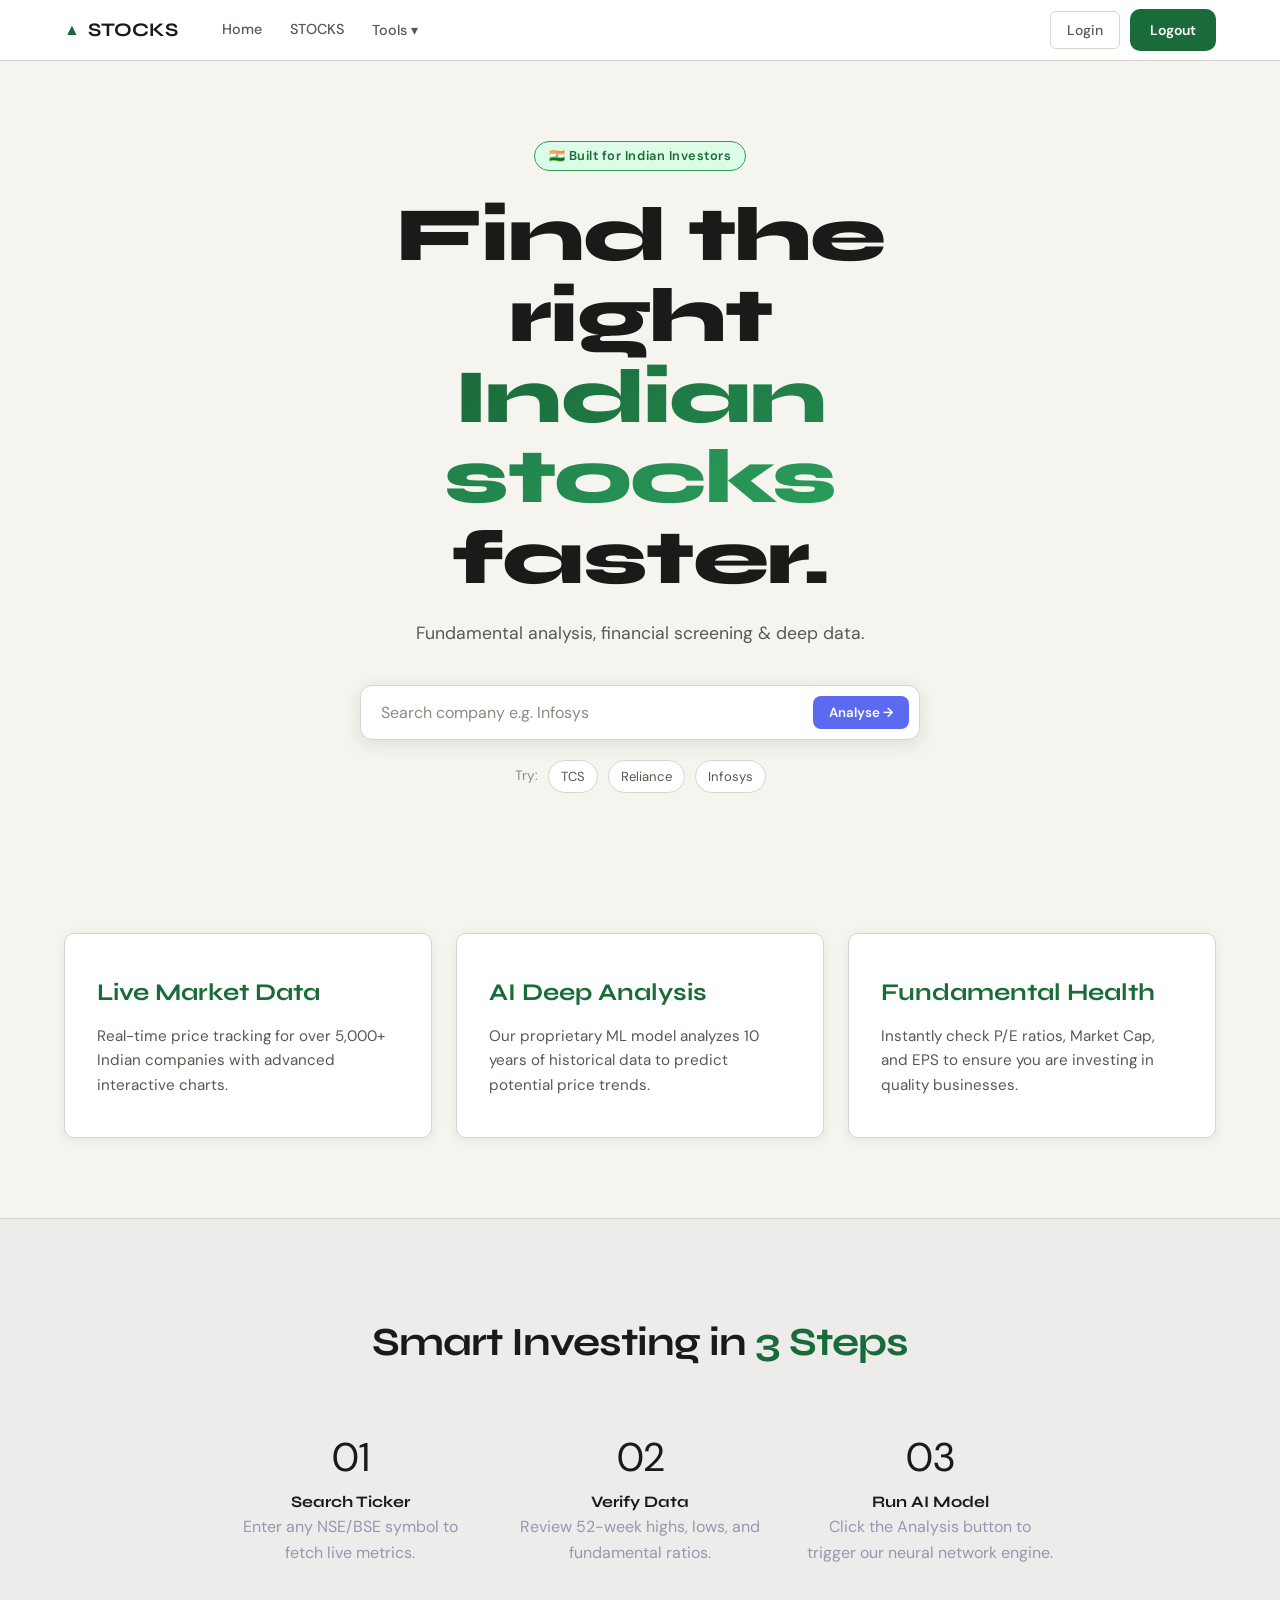
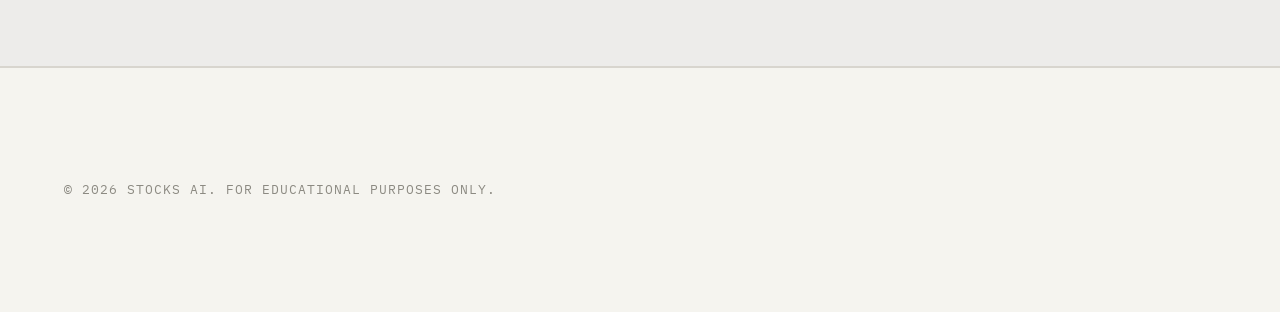
<file: stk/front_end/index.html>
<!DOCTYPE html>
<html lang="en">
<head>
  <meta charset="UTF-8" />
  <meta name="viewport" content="width=device-width, initial-scale=1.0"/>
  <title>STOCKS – Stock Analysis & Screening Tool</title>
  <link rel="stylesheet" href="style.css" />

  <link href="https://fonts.googleapis.com/css2?family=IBM+Plex+Mono:wght@400;500&family=Syne:wght@400;600;700;800&family=DM+Sans:wght@300;400;500;600&display=swap" rel="stylesheet">
</head>
<body>
<script>
function handleSearch() {
    const symbol = document.getElementById('searchInput').value.toUpperCase().trim();

    if (!symbol) {
        alert("Please enter a stock symbol (e.g., RELIANCE)");
        return;
    }

    const isLoggedIn = sessionStorage.getItem("isLoggedIn");

    if (isLoggedIn === "true") {
        window.location.href = `analysis.html?symbol=${symbol}`;
    } else {
        window.location.href = `login.html?redirect=${encodeURIComponent("analysis.html?symbol=" + symbol)}`;
    }
}

document.addEventListener("DOMContentLoaded", () => {
    const input = document.getElementById("searchInput");

    input.addEventListener("keypress", function(e) {
        if (e.key === "Enter") {
            handleSearch();
        }
    });
});
function quickSearch(symbol) {
    const isLoggedIn = sessionStorage.getItem("isLoggedIn");

    if (isLoggedIn === "true") {
        window.location.href = `analysis.html?symbol=${symbol}`;
    } else {
        window.location.href = `login.html?redirect=${encodeURIComponent("analysis.html?symbol=" + symbol)}`;
    }
}

</script>

<header class="navbar">
  <div class="nav-container">
    <a href="index.html" class="logo">
      <span class="logo-icon">▲</span>
      <span class="logo-text">STOCKS</span>
    </a>

    <nav class="nav-links">
      <a href="index.html" class="active">Home</a>
      <a href="#">STOCKS</a>

      <div class="dropdown">
        <button class="dropdown-btn">Tools ▾</button>
        <div class="dropdown-menu">
          <a href="#">Create a stock screen</a>
          <hr/>
          <a href="#">Screener AI</a>
        </div>
      </div>
    </nav>

    <div class="nav-actions">
      <a href="login.html" class="btn-login">Login</a>
      <a href="#" onclick="logout()" class="btn-signup">Logout</a>
    </div>
  </div>
</header>

<section class="hero">

  <div class="hero-content">
    <div class="hero-badge">🇮🇳 Built for Indian Investors</div>

    <h1 class="hero-title">
      Find the right<br/>
      <span class="highlight">Indian stocks</span><br/>
      faster.
    </h1>

    <p class="hero-sub">
      Fundamental analysis, financial screening & deep data.
    </p>

    <!-- 🔍 SEARCH -->
    <div class="search-wrap">
      <div class="search-box">
        <input type="text" id="searchInput" placeholder="Search company e.g. Infosys">
        <button class="btn-analyse" onclick="handleSearch()">Analyse →</button>
      </div>
    </div>

    <!-- QUICK LINKS -->
    <div class="hero-suggestions">
      <span>Try:</span>
      <a href="#" onclick="quickSearch('TCS')">TCS</a>
      <a href="#" onclick="quickSearch('RELIANCE')">Reliance</a>
      <a href="#" onclick="quickSearch('INFY')">Infosys</a>
    </div>

  </div>

</section>
<!-- LOGOUT SCRIPT -->
<script>
function logout() {
    sessionStorage.removeItem("isLoggedIn");
    alert("Logged out!");
    window.location.reload();
}
  </script>

  <section class="features-grid">
      <div class="f-card">
          <h3>Live Market Data</h3>
          <p>Real-time price tracking for over 5,000+ Indian companies with advanced interactive charts.</p>
      </div>
      <div class="f-card">
          <h3>AI Deep Analysis</h3>
          <p>Our proprietary ML model analyzes 10 years of historical data to predict potential price trends.</p>
      </div>
      <div class="f-card">
          <h3>Fundamental Health</h3>
          <p>Instantly check P/E ratios, Market Cap, and EPS to ensure you are investing in quality businesses.</p>
      </div>
  </section>

  <section class="how-it-works">
      <h2 class="section-title">Smart Investing in <span class="highlight-green">3 Steps</span></h2>
      <div style="display: flex; justify-content: center; gap: 40px; flex-wrap: wrap;">
          <div style="max-width: 250px;">
              <div style="font-size: 40px;">01</div>
              <h4>Search Ticker</h4>
              <p style="color: #9896b0;">Enter any NSE/BSE symbol to fetch live metrics.</p>
          </div>
          <div style="max-width: 250px;">
              <div style="font-size: 40px;">02</div>
              <h4>Verify Data</h4>
              <p style="color: #9896b0;">Review 52-week highs, lows, and fundamental ratios.</p>
          </div>
          <div style="max-width: 250px;">
              <div style="font-size: 40px;">03</div>
              <h4>Run AI Model</h4>
              <p style="color: #9896b0;">Click the Analysis button to trigger our neural network engine.</p>
          </div>
      </div>
  </section>

  <footer class="footer">
    <div class="footer-container">
      <p>© 2026 STOCKS AI. For educational purposes only.</p>
    </div>
  </footer>

  <script>
  // Check if user is logged in to change buttons
  document.addEventListener("DOMContentLoaded", () => {
      const isLoggedIn = sessionStorage.getItem("isLoggedIn");
      const authSection = document.getElementById("authSection");
      if (isLoggedIn === "true") {
          authSection.innerHTML = `<a href="#" onclick="logout()" class="btn-signup">Logout</a>`;
      }
  });

  function handleSearch() {
      const symbol = document.getElementById('searchInput').value.toUpperCase().trim();
      if (!symbol) return alert("Enter a symbol!");
      
      const isLoggedIn = sessionStorage.getItem("isLoggedIn");
      const target = `analysis.html?symbol=${symbol}`;
      
      if (isLoggedIn === "true") {
          window.location.href = target;
      } else {
          window.location.href = `login.html?redirect=${encodeURIComponent(target)}`;
      }
  }   

  function quickSearch(s) {
      document.getElementById('searchInput').value = s;
      handleSearch();
  }

  function logout() {
      sessionStorage.removeItem("isLoggedIn");
      window.location.reload();
  }
  </script>

  </body>
  </html>
</file>
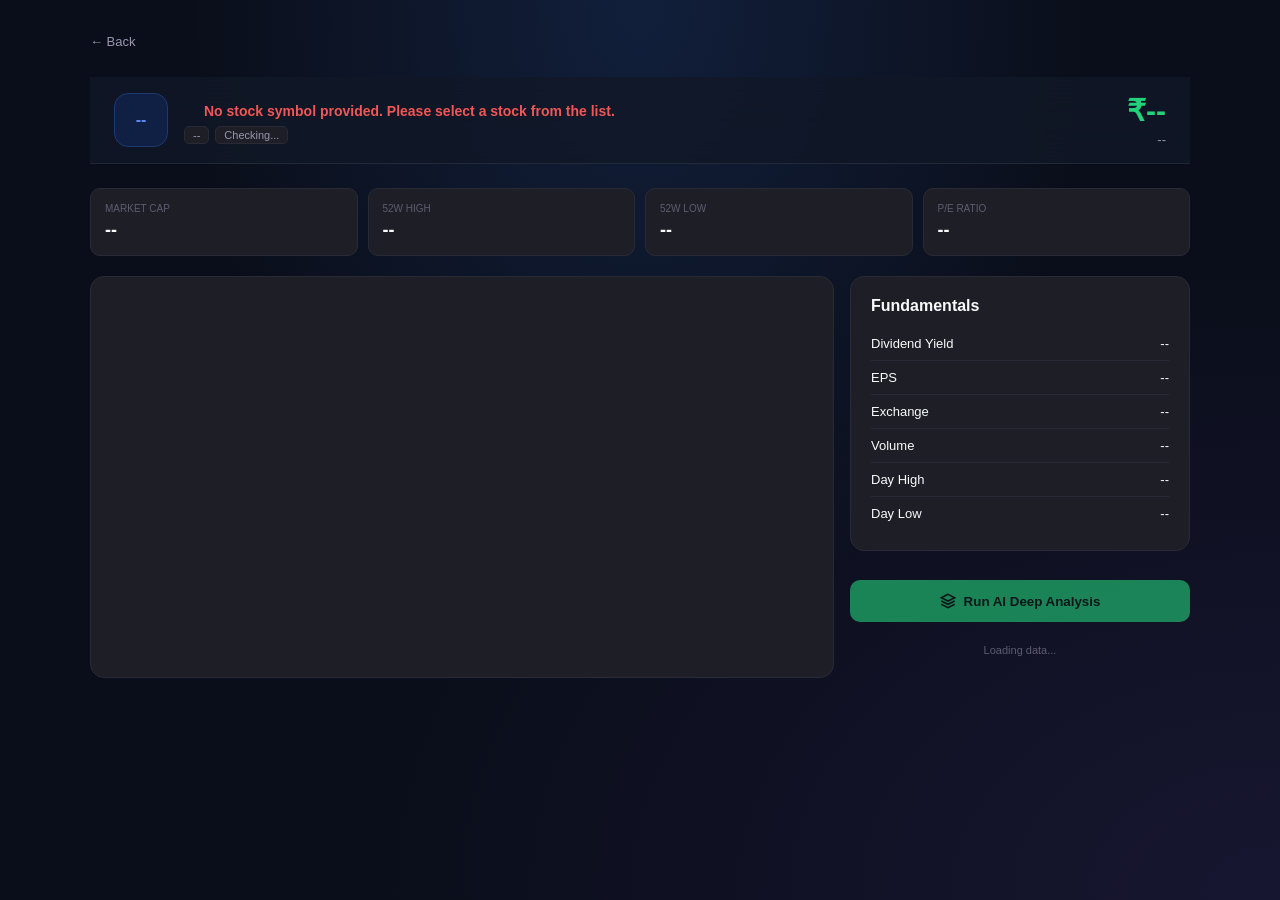
<file: stk/front_end/analysis.html>
<!DOCTYPE html>
<html lang="en">

<head>
  <meta charset="UTF-8" />
  <meta name="viewport" content="width=device-width, initial-scale=1.0" />
  <title>Stock Analysis</title>

  <script src="https://s3.tradingview.com/tv.js"></script>

  <style>
    * {
      margin: 0;
      padding: 0;
      box-sizing: border-box;
    }

    :root {
      --bg-primary: #0a0e1a;
      --bg-secondary: #111827;
      --bg-tertiary: #1a1f2e;
      --bg-glass: rgba(17, 24, 39, 0.8);
      --border-color: rgba(255, 255, 255, 0.08);
      --text-primary: #f9fafb;
      --text-secondary: #9ca3af;
      --accent-green: #10b981;
      --accent-red: #ef4444;
      --accent-blue: #3b82f6;
      --accent-purple: #8b5cf6;
      --accent-cyan: #06b6d4;
      --glow-green: rgba(16, 185, 129, 0.3);
      --glow-red: rgba(239, 68, 68, 0.3);
    }

    body {
      font-family: 'Inter', -apple-system, BlinkMacSystemFont, sans-serif;
      background:
        radial-gradient(ellipse at top, rgba(59, 130, 246, 0.15) 0%, transparent 50%),
        radial-gradient(ellipse at bottom right, rgba(139, 92, 246, 0.1) 0%, transparent 50%),
        var(--bg-primary);
      color: var(--text-primary);
      min-height: 100vh;
      overflow-x: hidden;
    }

    /* Animated background mesh */
    .bg-mesh {
      position: fixed;
      top: 0;
      left: 0;
      width: 100%;
      height: 100%;
      pointer-events: none;
      z-index: 0;
      opacity: 0.4;
      background-image:
        linear-gradient(rgba(59, 130, 246, 0.03) 1px, transparent 1px),
        linear-gradient(90deg, rgba(59, 130, 246, 0.03) 1px, transparent 1px);
      background-size: 50px 50px;
    }

    /* Header */
    .header {
      position: relative;
      z-index: 10;
      padding: 16px 24px;
      background: var(--bg-glass);
      backdrop-filter: blur(20px);
      border-bottom: 1px solid var(--border-color);
      display: flex;
      align-items: center;
      justify-content: space-between;
    }

    .back-btn {
      display: flex;
      align-items: center;
      gap: 8px;
      color: var(--text-secondary);
      background: none;
      border: none;
      cursor: pointer;
      font-size: 14px;
      transition: color 0.2s;
    }

    .back-btn:hover {
      color: var(--text-primary);
    }

    .ticker-info {
      display: flex;
      align-items: center;
      gap: 16px;
    }

    .ticker-logo {
      width: 48px;
      height: 48px;
      background: linear-gradient(135deg, var(--accent-blue), var(--accent-purple));
      border-radius: 12px;
      display: flex;
      align-items: center;
      justify-content: center;
      font-weight: 700;
      font-size: 18px;
      box-shadow: 0 4px 20px rgba(59, 130, 246, 0.3);
    }

    .ticker-details h1 {
      font-size: 20px;
      font-weight: 600;
      margin-bottom: 4px;
    }

    .ticker-meta {
      display: flex;
      align-items: center;
      gap: 12px;
      font-size: 13px;
      color: var(--text-secondary);
    }

    .status-badge {
      padding: 4px 10px;
      background: rgba(16, 185, 129, 0.15);
      color: var(--accent-green);
      border-radius: 20px;
      font-size: 11px;
      font-weight: 500;
      border: 1px solid rgba(16, 185, 129, 0.3);
      animation: pulse 2s infinite;
    }

    @keyframes pulse {

      0%,
      100% {
        opacity: 1;
      }

      50% {
        opacity: 0.7;
      }
    }

    .price-display {
      text-align: right;
    }

    .current-price {
      font-size: 32px;
      font-weight: 700;
      font-variant-numeric: tabular-nums;
      letter-spacing: -0.02em;
    }

    .price-change {
      display: flex;
      align-items: center;
      justify-content: flex-end;
      gap: 8px;
      margin-top: 4px;
      font-size: 14px;
    }

    .positive {
      color: var(--accent-green);
    }

    .negative {
      color: var(--accent-red);
    }

    /* Main Layout */
    .container {
      position: relative;
      z-index: 5;
      display: grid;
      grid-template-columns: 1fr 320px;
      gap: 16px;
      padding: 16px;
      max-width: 1920px;
      margin: 0 auto;
    }

    /* Glass Cards */
    .glass-card {
      background: var(--bg-glass);
      backdrop-filter: blur(20px);
      border: 1px solid var(--border-color);
      border-radius: 16px;
      padding: 20px;
      box-shadow:
        0 4px 6px -1px rgba(0, 0, 0, 0.3),
        0 2px 4px -1px rgba(0, 0, 0, 0.2),
        inset 0 1px 0 rgba(255, 255, 255, 0.05);
      transition: transform 0.2s, box-shadow 0.2s;
    }

    .glass-card:hover {
      box-shadow:
        0 10px 15px -3px rgba(0, 0, 0, 0.4),
        0 4px 6px -2px rgba(0, 0, 0, 0.3),
        inset 0 1px 0 rgba(255, 255, 255, 0.08);
    }

    /* Stats Grid */
    .stats-grid {
      display: grid;
      grid-template-columns: repeat(4, 1fr);
      gap: 12px;
      margin-bottom: 16px;
    }

    .stat-card {
      background: rgba(255, 255, 255, 0.02);
      border: 1px solid var(--border-color);
      border-radius: 12px;
      padding: 16px;
      transition: all 0.2s;
    }

    .stat-card:hover {
      background: rgba(255, 255, 255, 0.04);
      border-color: rgba(255, 255, 255, 0.15);
    }

    .stat-label {
      font-size: 11px;
      color: var(--text-secondary);
      text-transform: uppercase;
      letter-spacing: 0.05em;
      margin-bottom: 8px;
    }

    .stat-value {
      font-size: 18px;
      font-weight: 600;
      font-variant-numeric: tabular-nums;
    }

    .stat-sub {
      font-size: 11px;
      color: var(--text-secondary);
      margin-top: 4px;
    }

    /* Chart Container */
    .chart-section {
      position: relative;
    }

    .chart-header {
      display: flex;
      align-items: center;
      justify-content: space-between;
      margin-bottom: 16px;
      flex-wrap: wrap;
      gap: 12px;
    }

    .timeframe-selector {
      display: flex;
      gap: 4px;
      background: rgba(0, 0, 0, 0.3);
      padding: 4px;
      border-radius: 10px;
    }

    .tf-btn {
      padding: 6px 14px;
      background: transparent;
      border: none;
      color: var(--text-secondary);
      font-size: 12px;
      font-weight: 500;
      border-radius: 8px;
      cursor: pointer;
      transition: all 0.2s;
    }

    .tf-btn:hover {
      color: var(--text-primary);
      background: rgba(255, 255, 255, 0.05);
    }

    .tf-btn.active {
      background: var(--accent-blue);
      color: white;
      box-shadow: 0 2px 8px rgba(59, 130, 246, 0.4);
    }


    *,
    *::before,
    *::after {
      box-sizing: border-box;
      margin: 0;
      padding: 0;
    }

    :root {
      --bg: #0f0f13;
      --bg2: #17171d;
      --surface: #1e1e26;
      --border: #2a2a36;
      --text: #f0eeff;
      --text2: #9896b0;
      --text3: #5e5c72;
      --green: #22d17a;
      --red: #f25757;
      --blue: #5b8af5;
      --radius: 10px;
      --radius-lg: 14px;
    }

    html {
      background: var(--bg);
      color: var(--text);
      font-family: 'Segoe UI', system-ui, sans-serif;
    }

    body {
      min-height: 100vh;
      padding: 32px 20px 60px;
    }

    .page {
      max-width: 1100px;
      margin: auto;
    }

    .back {
      display: inline-flex;
      gap: 6px;
      font-size: 13px;
      color: var(--text2);
      margin-bottom: 28px;
      text-decoration: none;
      cursor: pointer;
    }

    .back:hover {
      color: var(--text);
    }

    .header {
      display: flex;
      justify-content: space-between;
      flex-wrap: wrap;
      gap: 16px;
      margin-bottom: 24px;
    }

    .header-left {
      display: flex;
      gap: 16px;
      align-items: center;
    }

    .logo-circle {
      width: 54px;
      height: 54px;
      border-radius: 14px;
      background: #0f2044;
      border: 1px solid #1d3a70;
      display: flex;
      align-items: center;
      justify-content: center;
      color: var(--blue);
      font-weight: 700;
    }

    .company-name {
      font-size: 22px;
      font-weight: 700;
    }

    .company-sub {
      margin-top: 4px;
      display: flex;
      gap: 6px;
      flex-wrap: wrap;
      align-items: center;
    }

    .tag {
      font-size: 11px;
      padding: 2px 8px;
      border-radius: 5px;
      background: var(--surface);
      border: 1px solid var(--border);
      color: var(--text2);
    }

    .price-main {
      font-size: 30px;
      font-weight: 700;
      color: var(--green);
    }

    .price-change {
      font-size: 13px;
      margin-top: 4px;
    }

    .price-change.neg {
      color: var(--red);
    }

    .live-indicator {
      display: inline-flex;
      align-items: center;
      gap: 6px;
      font-size: 11px;
      color: var(--green);
      font-weight: 600;
    }

    .live-dot {
      width: 8px;
      height: 8px;
      background: var(--green);
      border-radius: 50%;
      animation: pulse 1.5s infinite;
    }

    @keyframes pulse {

      0%,
      100% {
        opacity: 1;
      }

      50% {
        opacity: 0.3;
      }
    }

    .metrics-row {
      display: grid;
      grid-template-columns: repeat(4, 1fr);
      gap: 10px;
      margin-bottom: 20px;
    }

    .metric-card {
      background: var(--surface);
      border: 1px solid var(--border);
      border-radius: var(--radius);
      padding: 14px;
    }

    .metric-label {
      font-size: 10px;
      color: var(--text3);
      text-transform: uppercase;
    }

    .metric-val {
      font-size: 18px;
      font-weight: 700;
      margin-top: 6px;
    }

    .two-col {
      display: grid;
      grid-template-columns: 1fr 340px;
      gap: 16px;
    }

    .col-right {
      display: flex;
      flex-direction: column;
      gap: 14px;
    }

    .card {
      background: var(--surface);
      border: 1px solid var(--border);
      border-radius: var(--radius-lg);
      padding: 20px;
    }

    #tv_chart_container {
      width: 100%;
      height: 400px;
    }

    .fund-row {
      display: flex;
      justify-content: space-between;
      padding: 9px 0;
      border-bottom: 1px solid var(--border);
      font-size: 13px;
    }

    .fund-row:last-child {
      border-bottom: none;
    }

    .btn-primary {
      width: 100%;
      padding: 13px;
      border-radius: var(--radius);
      background: var(--green);
      color: #0a1a0f;
      font-weight: 700;
      border: none;
      cursor: pointer;
      display: flex;
      align-items: center;
      justify-content: center;
      gap: 8px;
      margin-top: 15px;
    }

    .btn-primary:hover {
      filter: brightness(1.1);
    }

    .btn-primary:disabled {
      opacity: 0.6;
      cursor: not-allowed;
    }

    .last-updated {
      font-size: 11px;
      color: var(--text3);
      text-align: center;
      margin-top: 8px;
    }

    .loading {
      display: inline-block;
      width: 20px;
      height: 20px;
      border: 3px solid rgba(255, 255, 255, .3);
      border-radius: 50%;
      border-top-color: #fff;
      animation: spin 1s ease-in-out infinite;
    }

    @keyframes spin {
      to {
        transform: rotate(360deg);
      }
    }

    .error-message {
      color: var(--red);
      font-size: 14px;
      text-align: center;
      padding: 20px;
    }

    @media (max-width: 820px) {
      .two-col {
        grid-template-columns: 1fr;
      }

      .metrics-row {
        grid-template-columns: repeat(2, 1fr);
      }
    }

    @media (max-width: 480px) {
      body {
        padding: 20px 14px;
      }

      .price-main {
        font-size: 24px;
      }
    }
  </style>
</head>

<body>
  <div class="page">
    <a class="back" onclick="goBack()">← Back</a>

    <div class="header">
      <div class="header-left">
        <div class="logo-circle" id="logoCircle">--</div>
        <div>
          <div class="company-name" id="companyName">
            <span class="loading"></span> Loading...
          </div>
          <div class="company-sub">
            <span class="tag" id="symbolTag">--</span>
            <span class="tag" id="marketStatus">Checking...</span>
            <span class="live-indicator" id="liveIndicator" style="display:none;">
              <span class="live-dot"></span>LIVE
            </span>
          </div>
        </div>
      </div>

      <div class="price-block">
        <div class="price-main" id="mPrice">₹--</div>
        <div class="price-change" id="priceChange">--</div>
      </div>
    </div>

    <div class="metrics-row">
      <div class="metric-card">
        <div class="metric-label">Market Cap</div>
        <div id="mCap" class="metric-val">--</div>
      </div>
      <div class="metric-card">
        <div class="metric-label">52W High</div>
        <div id="wHigh" class="metric-val">--</div>
      </div>
      <div class="metric-card">
        <div class="metric-label">52W Low</div>
        <div id="wLow" class="metric-val">--</div>
      </div>
      <div class="metric-card">
        <div class="metric-label">P/E Ratio</div>
        <div id="peRatio" class="metric-val">--</div>
      </div>
    </div>

    <div class="two-col">
      <div>
        <div class="card" style="padding:0;">
          <div id="tv_chart_container"></div>
        </div>
      </div>

      <div class="col-right">
        <div class="card">
          <div style="margin-bottom: 12px; font-weight: bold;">Fundamentals</div>
          <div class="fund-row"><span>Dividend Yield</span><span id="divYield">--</span></div>
          <div class="fund-row"><span>EPS</span><span id="eps">--</span></div>
          <div class="fund-row"><span>Exchange</span><span id="exchange">--</span></div>
          <div class="fund-row"><span>Volume</span><span id="volume">--</span></div>
          <div class="fund-row"><span>Day High</span><span id="dayHigh">--</span></div>
          <div class="fund-row"><span>Day Low</span><span id="dayLow">--</span></div>
        </div>

        <button class="btn-primary" id="analysisBtn" disabled>
          <svg width="16" height="16" viewBox="0 0 24 24" fill="none" stroke="currentColor" stroke-width="2.5">
            <path d="M12 2L2 7l10 5 10-5-10-5zM2 17l10 5 10-5M2 12l10 5 10-5"></path>
          </svg>
          Run AI Deep Analysis
        </button>
        <div class="last-updated" id="lastUpdated">Loading data...</div>
      </div>
    </div>
  </div>

  <script>
    // ==========================================
    // STOCK ANALYSIS APP - MULTI-STOCK SUPPORT
    // ==========================================

    let currentSymbol = '';
    let updateInterval = null;
    let chartWidget = null;
    let isMarketOpen = false;

    // ==========================================
    // INITIALIZATION
    // ==========================================

    function init() {
      // Get symbol from URL
      const urlParams = new URLSearchParams(window.location.search);
      const symbolFromURL = urlParams.get('symbol');

      // Reset everything first
      resetUI();

      // Validate symbol
      if (!symbolFromURL || symbolFromURL.trim() === '') {
        console.error("No symbol provided in URL");
        showError("No stock symbol provided. Please select a stock from the list.");
        return;
      }

      currentSymbol = symbolFromURL.toUpperCase().trim().replace('.NS', '').replace('.BO', '');
      const ticker = currentSymbol + ".NS";

      console.log("🚀 Loading stock:", currentSymbol);

      // Update immediate UI
      document.getElementById('symbolTag').innerText = ticker;
      document.getElementById('logoCircle').innerText = currentSymbol.substring(0, 2);

      // Initialize Chart
      initChart(currentSymbol);

      // Fetch data
      fetchStockData(ticker);

      // Setup updates
      startRealTimeUpdates(ticker);

      // Setup button
      setupButton();
    }

    function resetUI() {
      // Clear any existing intervals
      if (updateInterval) {
        clearInterval(updateInterval);
        updateInterval = null;
      }

      // Reset all fields
      document.getElementById('companyName').innerHTML = '<span class="loading"></span> Loading...';
      document.getElementById('mPrice').innerText = '₹--';
      document.getElementById('priceChange').innerText = '--';
      document.getElementById('priceChange').style.color = 'var(--text2)';
      document.getElementById('marketStatus').innerText = 'Checking...';
      document.getElementById('liveIndicator').style.display = 'none';
      document.getElementById('lastUpdated').innerText = 'Loading data...';

      // Reset metrics
      ['mCap', 'wHigh', 'wLow', 'peRatio', 'divYield', 'eps', 'exchange', 'volume', 'dayHigh', 'dayLow'].forEach(id => {
        document.getElementById(id).innerText = '--';
      });

      // Clear chart container
      const chartContainer = document.getElementById('tv_chart_container');
      chartContainer.innerHTML = '';
    }

    function showError(message) {
      document.getElementById('companyName').innerHTML = `<span class="error-message">${message}</span>`;
      document.getElementById('analysisBtn').disabled = true;
    }

    // ==========================================
    // CHART INITIALIZATION
    // ==========================================

    function initChart(symbol) {
      try {
        // Remove existing chart if any
        const container = document.getElementById('tv_chart_container');
        container.innerHTML = '';

        chartWidget = new TradingView.widget({
          "container_id": "tv_chart_container",
          "width": "100%",
          "height": 400,
          "symbol": "NSE:" + symbol,
          "interval": "5", // 5 minute candles for better performance
          "timezone": "Asia/Kolkata",
          "theme": "dark",
          "style": "1",
          "locale": "en",
          "enable_publishing": false,
          "hide_top_toolbar": false,
          "allow_symbol_change": false,
          "save_image": false,
          "studies": ["RSI@tv-basicstudies", "MASimple@tv-basicstudies"]
        });

        console.log("📊 Chart initialized for:", symbol);
      } catch (e) {
        console.error("Chart error:", e);
      }
    }

    // ==========================================
    // DATA FETCHING
    // ==========================================

    async function fetchStockData(ticker) {
      console.log("📡 Fetching data for:", ticker);

      try {
        // Try Yahoo Finance first (more real-time)
        await fetchYahooData(ticker);
      } catch (error) {
        console.log("Yahoo failed, trying RapidAPI...");
        try {
          await fetchRapidAPIData(ticker);
        } catch (rapidError) {
          console.error("Both APIs failed:", rapidError);
          showError("Failed to load stock data. Please try again.");
        }
      }
    }

    async function fetchYahooData(ticker) {
      const proxy = "https://api.allorigins.win/get?url=";
      // Get both quote and chart data
      const quoteUrl = encodeURIComponent(`https://query1.finance.yahoo.com/v8/finance/chart/${ticker}?interval=1m&range=1d&includePrePost=true`);

      const response = await fetch(proxy + quoteUrl);

      if (!response.ok) throw new Error("Network error: " + response.status);

      const proxyData = await response.json();

      if (!proxyData.contents) throw new Error("Empty proxy response");

      const data = JSON.parse(proxyData.contents);

      if (!data.chart || !data.chart.result || data.chart.result.length === 0) {
        throw new Error("No chart data available");
      }

      const result = data.chart.result[0];
      const meta = result.meta;

      // Check for errors
      if (data.chart.error) {
        throw new Error(data.chart.error.description);
      }

      // Get latest price data
      const quote = result.indicators?.quote?.[0];
      const timestamps = result.timestamp || [];
      const lastIndex = timestamps.length - 1;

      // Current price (use close of last candle or meta price)
      let currentPrice = meta.regularMarketPrice;
      let dayHigh = meta.regularMarketDayHigh;
      let dayLow = meta.regularMarketDayLow;
      let volume = meta.regularMarketVolume;

      // If we have candle data, use the latest
      if (quote && lastIndex >= 0) {
        if (quote.close && quote.close[lastIndex]) {
          currentPrice = quote.close[lastIndex];
        }
        if (quote.high) {
          const highs = quote.high.filter(x => x);
          if (highs.length) dayHigh = Math.max(...highs);
        }
        if (quote.low) {
          const lows = quote.low.filter(x => x);
          if (lows.length) dayLow = Math.min(...lows);
        }
        if (quote.volume) {
          volume = quote.volume.reduce((a, b) => a + (b || 0), 0);
        }
      }

      const previousClose = meta.previousClose || meta.chartPreviousClose || currentPrice;
      const change = currentPrice - previousClose;
      const changePercent = previousClose ? (change / previousClose) * 100 : 0;

      // Check market status
      checkMarketStatus(meta);

      // Update UI
      updatePriceUI({
        price: currentPrice,
        change: change,
        changePercent: changePercent,
        high: dayHigh,
        low: dayLow,
        volume: volume,
        previousClose: previousClose,
        timestamp: new Date()
      });

      // Update static data
      updateStaticData(meta, ticker);

      console.log("✅ Yahoo data loaded:", currentPrice);
    }

    async function fetchRapidAPIData(ticker) {
      const API_KEY = "fdc0e97274msh7f82b22f8971f6ep1ac4cfjsn7ee07a6c9862";
      const proxy = "https://api.allorigins.win/get?url=";
      const targetUrl = encodeURIComponent(`https://yahoo-finance15.p.rapidapi.com/api/v1/markets/quotes?ticker=${ticker}`);

      const response = await fetch(proxy + targetUrl);

      if (!response.ok) throw new Error("Proxy error: " + response.status);

      const proxyData = await response.json();

      if (!proxyData.contents) throw new Error("Empty response");

      const result = JSON.parse(proxyData.contents);

      if (!result || !result.body || result.body.length === 0) {
        throw new Error("No data in response");
      }

      const s = result.body[0];

      // Check if we got valid data
      if (!s.regularMarketPrice) {
        throw new Error("Invalid stock data received");
      }

      updatePriceUI({
        price: s.regularMarketPrice,
        change: s.regularMarketChange || 0,
        changePercent: s.regularMarketChangePercent || 0,
        high: s.regularMarketDayHigh || s.fiftyTwoWeekHigh,
        low: s.regularMarketDayLow || s.fiftyTwoWeekLow,
        volume: s.regularMarketVolume,
        previousClose: s.regularMarketPreviousClose,
        timestamp: new Date()
      });

      updateStaticData(s, ticker);

      // Check market status based on data timestamp
      const dataTime = new Date(s.regularMarketTime * 1000);
      const now = new Date();
      isMarketOpen = (now - dataTime) < 60000; // Within last minute

      updateMarketStatus();

      console.log("✅ RapidAPI data loaded");
    }

    // ==========================================
    // MARKET STATUS
    // ==========================================

    function checkMarketStatus(meta) {
      const now = new Date();
      const istOffset = 330; // IST is UTC+5:30 in minutes
      const istTime = new Date(now.getTime() + (istOffset * 60 * 1000));

      const hours = istTime.getUTCHours();
      const minutes = istTime.getUTCMinutes();
      const day = istTime.getUTCDay(); // 0=Sun, 1=Mon, ..., 6=Sat

      // Market hours: 9:15 AM - 3:30 PM IST, Mon-Fri
      const marketStart = 9 * 60 + 15; // 9:15 AM in minutes
      const marketEnd = 15 * 60 + 30;  // 3:30 PM in minutes
      const currentTime = hours * 60 + minutes;

      isMarketOpen = (day >= 1 && day <= 5) && (currentTime >= marketStart && currentTime <= marketEnd);

      updateMarketStatus();
    }

    function updateMarketStatus() {
      const statusEl = document.getElementById('marketStatus');
      const liveEl = document.getElementById('liveIndicator');

      if (isMarketOpen) {
        statusEl.innerText = "Market Open";
        statusEl.style.background = "rgba(34, 209, 122, 0.2)";
        statusEl.style.color = "var(--green)";
        statusEl.style.border = "1px solid var(--green)";
        liveEl.style.display = "inline-flex";
      } else {
        statusEl.innerText = "Market Closed";
        statusEl.style.background = "var(--surface)";
        statusEl.style.color = "var(--text2)";
        statusEl.style.border = "1px solid var(--border)";
        liveEl.style.display = "none";
      }
    }

    // ==========================================
    // UI UPDATES
    // ==========================================

    function updatePriceUI(data) {
      // Price with animation effect
      const priceEl = document.getElementById('mPrice');
      const oldPrice = parseFloat(priceEl.innerText.replace(/[₹,]/g, '')) || 0;
      const newPrice = data.price;

      priceEl.innerText = "₹" + newPrice.toLocaleString('en-IN', {
        minimumFractionDigits: 2,
        maximumFractionDigits: 2
      });

      // Flash effect on price change
      if (oldPrice !== 0 && oldPrice !== newPrice) {
        priceEl.style.transition = "color 0.3s";
        priceEl.style.color = newPrice > oldPrice ? "var(--green)" : "var(--red)";
        setTimeout(() => {
          priceEl.style.color = newPrice >= data.previousClose ? "var(--green)" : "var(--red)";
        }, 500);
      }

      // Change
      const changeEl = document.getElementById('priceChange');
      const isPositive = data.change >= 0;
      changeEl.innerText = `${isPositive ? '+' : ''}${data.change.toFixed(2)} (${data.changePercent.toFixed(2)}%)`;
      changeEl.style.color = isPositive ? "var(--green)" : "var(--red)";
      changeEl.classList.toggle('neg', !isPositive);

      // Day stats
      document.getElementById('dayHigh').innerText = data.high ? "₹" + data.high.toFixed(2) : "--";
      document.getElementById('dayLow').innerText = data.low ? "₹" + data.low.toFixed(2) : "--";
      document.getElementById('volume').innerText = data.volume ? formatVolume(data.volume) : "--";

      // Last updated
      const timeStr = data.timestamp.toLocaleTimeString('en-IN');
      document.getElementById('lastUpdated').innerText = `Last updated: ${timeStr}`;

      // Enable button
      document.getElementById('analysisBtn').disabled = false;
    }

    function updateStaticData(data, ticker) {
      // Company info
      const name = data.longName || data.shortName || data.symbol || currentSymbol;
      document.getElementById('companyName').innerText = name;
      document.getElementById('symbolTag').innerText = ticker;

      // 52W stats
      const weekHigh = data.fiftyTwoWeekHigh || data.fiftyTwoWeekHighChange || data.regularMarketDayHigh;
      const weekLow = data.fiftyTwoWeekLow || data.fiftyTwoWeekLowChange || data.regularMarketDayLow;

      document.getElementById('wHigh').innerText = weekHigh ? "₹" + parseFloat(weekHigh).toFixed(2) : "--";
      document.getElementById('wLow').innerText = weekLow ? "₹" + parseFloat(weekLow).toFixed(2) : "--";

      // P/E
      document.getElementById('peRatio').innerText = data.trailingPE ? data.trailingPE.toFixed(2) :
        data.forwardPE ? data.forwardPE.toFixed(2) : "--";

      // Market Cap
      const mCap = data.marketCap;
      document.getElementById('mCap').innerText = mCap ? formatMarketCap(mCap) : "--";

      // Fundamentals
      document.getElementById('divYield').innerText = data.dividendYield ? (data.dividendYield * 100).toFixed(2) + "%" : "--";
      document.getElementById('eps').innerText = data.epsTrailingTwelveMonths || data.epsForward ?
        "₹" + parseFloat(data.epsTrailingTwelveMonths || data.epsForward).toFixed(2) : "--";
      document.getElementById('exchange').innerText = data.exchange || data.exchangeName || "NSE";
    }

    function formatVolume(num) {
      if (num >= 10000000) return (num / 10000000).toFixed(2) + " Cr";
      if (num >= 100000) return (num / 100000).toFixed(2) + " L";
      if (num >= 1000) return (num / 1000).toFixed(2) + " K";
      return num.toString();
    }

    function formatMarketCap(num) {
      if (num >= 1000000000000) return (num / 1000000000000).toFixed(2) + " T Cr";
      if (num >= 10000000) return (num / 10000000).toFixed(0) + " Cr";
      if (num >= 100000) return (num / 100000).toFixed(2) + " L";
      return num.toString();
    }

    // ==========================================
    // REAL-TIME UPDATES
    // ==========================================

    function startRealTimeUpdates(ticker) {
      // Clear existing interval
      if (updateInterval) clearInterval(updateInterval);

      // Update every 10 seconds (to avoid rate limits)
      updateInterval = setInterval(() => {
        if (isMarketOpen) {
          console.log("🔄 Auto-updating:", ticker);
          fetchStockData(ticker).catch(err => console.log("Update failed:", err));
        }
      }, 10000);

      console.log("⏱️ Updates started (10s interval)");
    }

    // ==========================================
    // NAVIGATION & BUTTONS
    // ==========================================

    function goBack() {
      // Clear interval before leaving
      if (updateInterval) clearInterval(updateInterval);
      window.location.href = 'index.html';
    }

    function setupButton() {
      const btn = document.getElementById('analysisBtn');

      // Remove existing listeners
      const newBtn = btn.cloneNode(true);
      btn.parentNode.replaceChild(newBtn, btn);

      newBtn.addEventListener('click', function () {
        const isLoggedIn = sessionStorage.getItem("isLoggedIn");

        if (isLoggedIn === "true") {
          window.location.href = `deepanalysis.html?symbol=${currentSymbol}`;
        } else {
          alert("🔒 This AI model requires a Pro login.");
          window.location.href = `login.html?redirect=${encodeURIComponent('analysis.html?symbol=' + currentSymbol)}`;
        }
      });
    }

    // ==========================================
    // START
    // ==========================================

    // Run on page load
    window.addEventListener('load', init);

    // Handle browser back/forward buttons (popstate)
    window.addEventListener('popstate', function () {
      console.log("🔄 Navigation detected, reloading...");
      init();
    });

    // Also check for URL changes (for SPAs)
    let lastUrl = location.href;
    new MutationObserver(() => {
      const url = location.href;
      if (url !== lastUrl) {
        lastUrl = url;
        console.log("🔗 URL changed to:", url);
        init();
      }
    }).observe(document, { subtree: true, childList: true });

    console.log("📈 Stock Analysis App Loaded");
  </script>
</body>

</html>
</file>
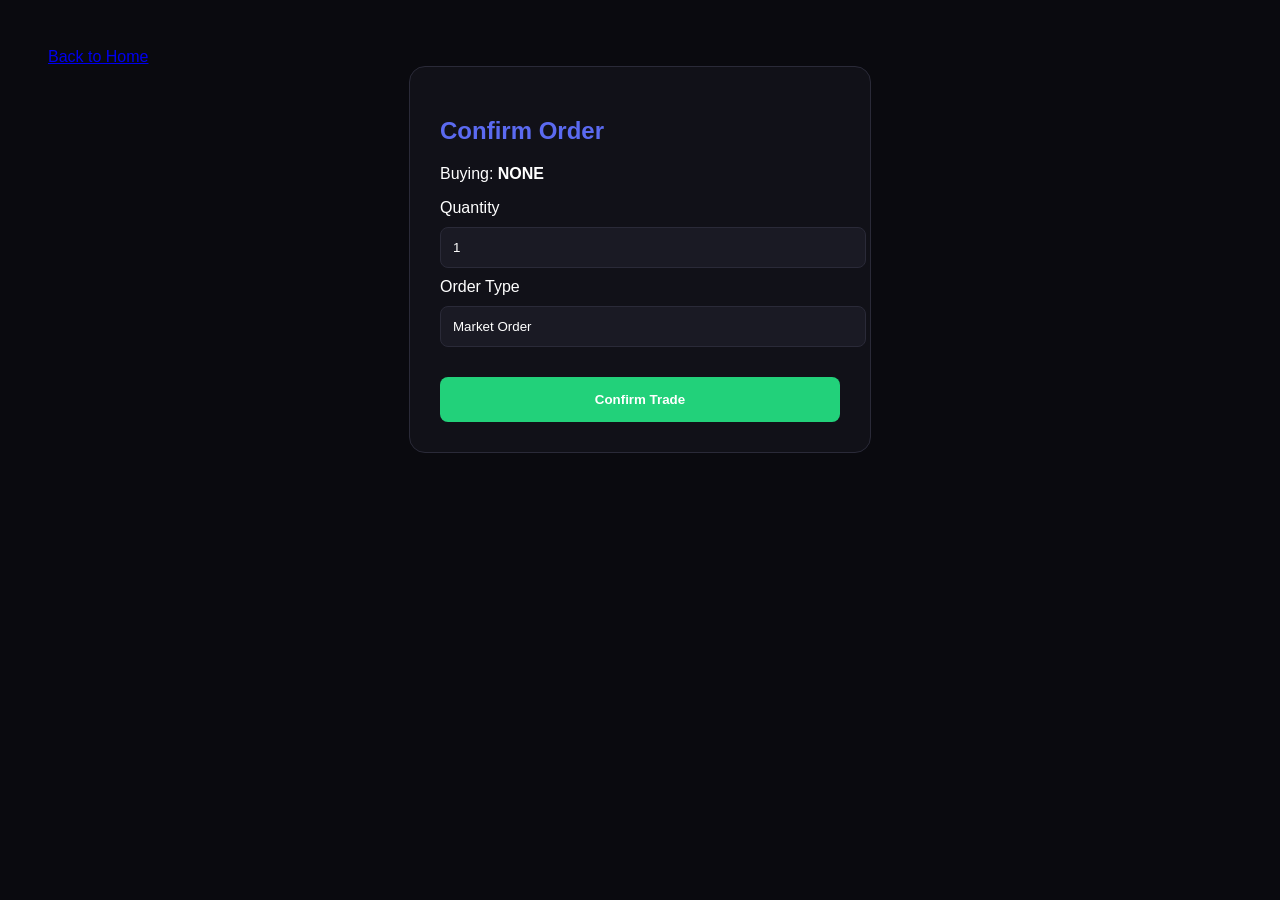
<file: stk/front_end/buypage.html>
<!DOCTYPE html>
<html lang="en">
<head>
    <meta charset="UTF-8">
    <title>Execute Trade — StockSense</title>
    <style>
        body { background: #0a0a0f; color: white; font-family: Arial; padding: 40px; }
        .buy-card { 
            background: #111118; border: 1px solid #2a2a38; 
            padding: 30px; border-radius: 16px; max-width: 400px; margin: auto; 
        }
        h2 { margin-bottom: 20px; color: #5b6af0; }
        input { 
            width: 100%; background: #1a1a24; border: 1px solid #2a2a38; 
            color: white; padding: 12px; border-radius: 8px; margin: 10px 0; 
        }
        .confirm-btn { 
            width: 100%; background: #22d17a; color: white; border: none; 
            padding: 15px; border-radius: 8px; font-weight: bold; cursor: pointer; margin-top: 20px;
        }
    </style>
    <a href="index.html">Back to Home</a>
</head>
<body>
    <div class="buy-card">
        <h2>Confirm Order</h2>
        <p>Buying: <strong id="displayTicker">...</strong></p>
        <label>Quantity</label>
        <input type="number" id="qty" value="1" min="1">
        <label>Order Type</label>
        <input type="text" value="Market Order" disabled>
        <button class="confirm-btn" onclick="processTrade()">Confirm Trade</button>
    </div>

<script>
    // Extract the data from the URL (e.g., buypage.html?symbol=AAPL&price=150.00)
    const params = new URLSearchParams(window.location.search);
    const symbol = params.get('symbol') || 'NONE';
    const price = parseFloat(params.get('price')) || 0.00;

    // Update the UI text
    document.getElementById('displayTicker').innerText = symbol;
    document.getElementById('displayPrice').innerText = "$" + price.toFixed(2);

    // Simple math for the Total Cost
    function updateTotal() {
        const qty = document.getElementById('qty').value;
        const total = (price * qty).toFixed(2);
        document.getElementById('totalDisplay').innerText = "$" + total;
    }

    function processTrade() {
        const qty = document.getElementById('qty').value;
        alert(`Successfully purchased ${qty} shares of ${symbol}!`);
        window.location.href = 'index.html'; // Go back to main page
    }

    // Run once on page load to set the initial total
    updateTotal();
</script>
    </script>
</body>
</html>
</file>
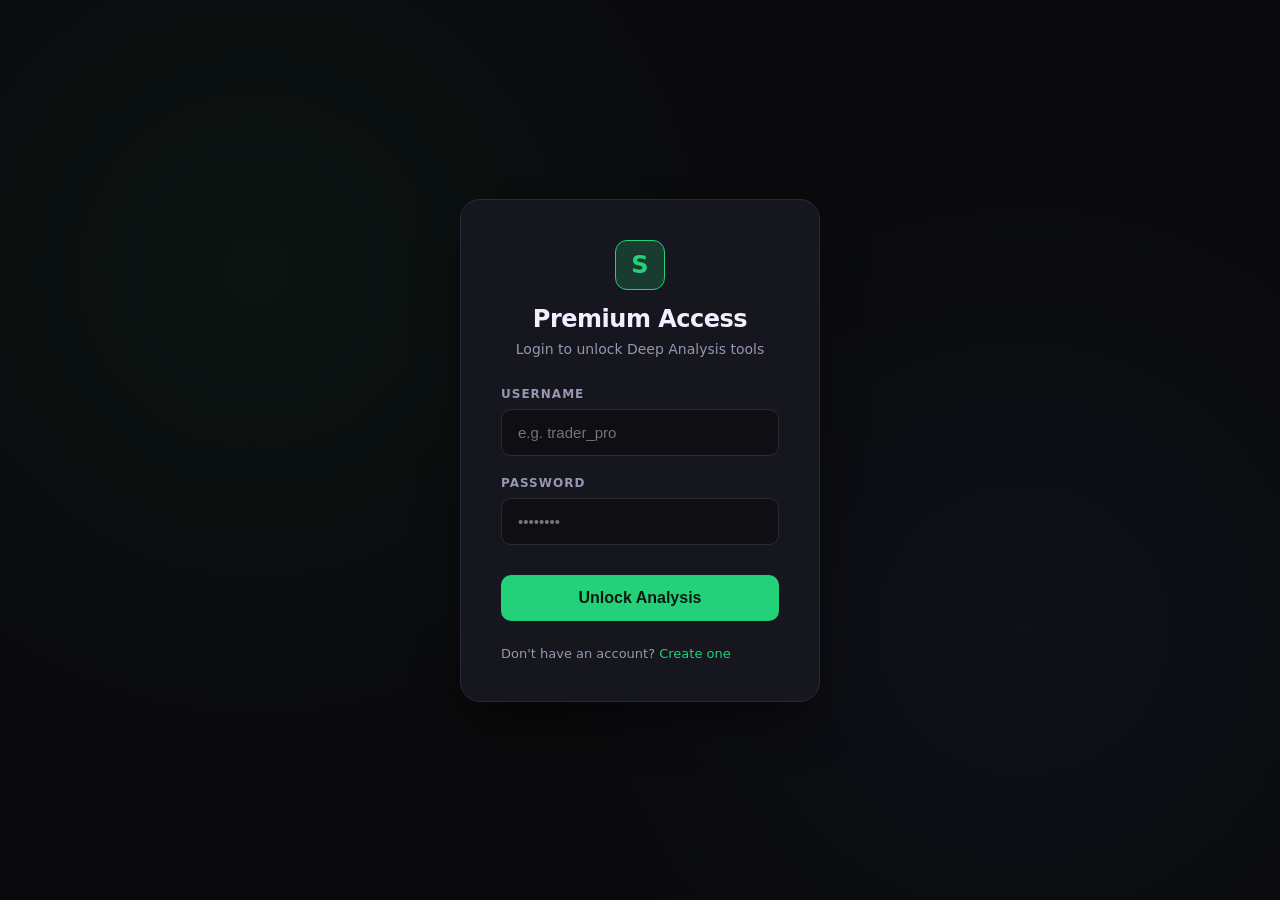
<file: stk/front_end/login.html>
<!DOCTYPE html>
<html lang="en">
<head>
    <meta charset="UTF-8">
    <meta name="viewport" content="width=device-width, initial-scale=1.0">
    <title>Login</title>
    <style>
        :root {
            --bg: #0a0a0c;
            --surface: #16161e;
            --primary: #22d17a; /* Match your green */
            --primary-glow: rgba(34, 209, 122, 0.2);
            --border: #2a2a36;
            --text: #f0eeff;
            --text-dim: #9896b0;
            --error: #f25757;
        }

        * { box-sizing: border-box; margin: 0; padding: 0; }

        body {
            background-color: var(--bg);
            background-image: 
                radial-gradient(circle at 20% 30%, rgba(34, 209, 122, 0.05) 0%, transparent 40%),
                radial-gradient(circle at 80% 70%, rgba(91, 138, 245, 0.05) 0%, transparent 40%);
            color: var(--text);
            font-family: 'Segoe UI', system-ui, -apple-system, sans-serif;
            display: flex;
            justify-content: center;
            align-items: center;
            height: 100vh;
            overflow: hidden;
        }

        .login-container {
            width: 100%;
            max-width: 400px;
            padding: 20px;
        }

        .login-card {
            background: var(--surface);
            border: 1px solid var(--border);
            border-radius: 20px;
            padding: 40px;
            box-shadow: 0 25px 50px -12px rgba(0, 0, 0, 0.5);
            backdrop-filter: blur(10px);
        }

        .logo-area {
            text-align: center;
            margin-bottom: 30px;
        }

        .logo-icon {
            width: 50px;
            height: 50px;
            background: var(--primary-glow);
            border: 1px solid var(--primary);
            color: var(--primary);
            border-radius: 12px;
            display: flex;
            align-items: center;
            justify-content: center;
            font-weight: bold;
            font-size: 24px;
            margin: 0 auto 15px;
        }

        h1 { font-size: 24px; font-weight: 700; margin-bottom: 8px; letter-spacing: -0.5px; }
        p { color: var(--text-dim); font-size: 14px; margin-bottom: 25px; }

        .form-group { margin-bottom: 20px; text-align: left; }
        label { 
            display: block; 
            font-size: 12px; 
            font-weight: 600; 
            color: var(--text-dim); 
            margin-bottom: 8px; 
            text-transform: uppercase; 
            letter-spacing: 1px;
        }

        input {
            width: 100%;
            padding: 14px 16px;
            background: #0f0f13;
            border: 1px solid var(--border);
            border-radius: 10px;
            color: white;
            font-size: 15px;
            transition: all 0.2s ease;
        }

        input:focus {
            outline: none;
            border-color: var(--primary);
            box-shadow: 0 0 0 4px var(--primary-glow);
        }

        .login-btn {
            width: 100%;
            padding: 14px;
            background: var(--primary);
            color: #0a1a0f;
            border: none;
            border-radius: 10px;
            font-size: 16px;
            font-weight: 700;
            cursor: pointer;
            transition: transform 0.1s active, filter 0.2s;
            margin-top: 10px;
        }

        .login-btn:hover { filter: brightness(1.1); }
        .login-btn:active { transform: scale(0.98); }

        #error-msg {
            background: rgba(242, 87, 87, 0.1);
            color: var(--error);
            padding: 10px;
            border-radius: 8px;
            font-size: 13px;
            margin-bottom: 20px;
            display: none;
            border: 1px solid rgba(242, 87, 87, 0.2);
        }

        .footer-links {
            margin-top: 25px;
            font-size: 13px;
            color: var(--text-dim);
        }

        .footer-links a { color: var(--primary); text-decoration: none; }
    </style>
</head>
<body><div class="login-container">
    <div class="login-card">
        <div class="logo-area">
            <div class="logo-icon">S</div>
            <h1>Premium Access</h1>
            <p>Login to unlock Deep Analysis tools</p>
        </div>

        <div id="error-msg">Invalid credentials. Please try again.</div>

        <div class="form-group">
            <label>Username</label>
            <input type="text" id="username" placeholder="e.g. trader_pro">
        </div>

        <div class="form-group">
            <label>Password</label>
            <input type="password" id="password" placeholder="••••••••">
        </div>

        <button class="login-btn" onclick="handleLogin()">Unlock Analysis</button>

        <div class="footer-links">
            Don't have an account? <a href="#">Create one</a>
        </div>
    </div>
</div>

<script>
function handleLogin() {
    console.log("Login function started...");
    const user = document.getElementById('username').value.trim();
    const pass = document.getElementById('password').value.trim();
    const error = document.getElementById('error-msg');

    // This checks if the user typed ANYTHING in both boxes
    if (user !== "" && pass !== "") {
        console.log("Input detected. Granting access...");
        
        // 1. Set the session so other pages know we are "logged in"
        sessionStorage.setItem("isLoggedIn", "true");

        // 2. Logic to decide where to send the user
        const urlParams = new URLSearchParams(window.location.search);
        let destination = urlParams.get('redirect');

        if (destination) {
            console.log("Redirecting to: " + decodeURIComponent(destination));
            window.location.href = decodeURIComponent(destination);
        } else {
            console.log("No specific redirect. Going to index.html");
            window.location.href = "index.html"; 
        }
    } else {
        console.log("Login failed: Fields are empty.");
        // Show error only if they left the boxes blank
        error.textContent = "Please enter a username and password.";
        error.style.display = "block";
    }
}
</script>


</body>
</file>
<file: stk/front_end/style.css>
:root {
  --bg:        #f5f4ef;
  --bg2:       #edecea;
  --surface:   #ffffff;
  --border:    #d8d5ce;
  --text:      #1a1a18;
  --text2:     #5a5850;
  --text3:     #8c8a82;
  --accent:    #1a6b3a;
  --accent2:   #2a9d5c;
  --amber:     #d97706;
  --blue:      #1d4ed8;
  --purple:    #7c3aed;
  --red:       #dc2626;
  --teal:      #0d9488;
  --orange:    #ea580c;
  --green-bg:  #dcfce7;
  --blue-bg:   #dbeafe;
  --purple-bg: #ede9fe;
  --orange-bg: #ffedd5;
  --teal-bg:   #ccfbf1;
  --red-bg:    #fee2e2;
  --font-head: 'Syne', sans-serif;
  --font-body: 'DM Sans', sans-serif;
  --font-mono: 'IBM Plex Mono', monospace;
  --radius:    10px;
  --shadow:    0 2px 12px rgba(0,0,0,0.07);
  --shadow-lg: 0 8px 40px rgba(0,0,0,0.12);
  --transition: 0.2s ease;
}

/* ---------- Dark Theme ---------- */
body.dark {
  --bg:        #0f0f0d;
  --bg2:       #1a1a16;
  --surface:   #1f1f1b;
  --border:    #2e2e28;
  --text:      #f0ede4;
  --text2:     #a8a49a;
  --text3:     #6b6860;
  --accent:    #34d070;
  --accent2:   #22c55e;
  --green-bg:  #14532d;
  --blue-bg:   #1e3a5f;
  --purple-bg: #3b1f6e;
  --orange-bg: #431407;
  --teal-bg:   #134e4a;
  --red-bg:    #450a0a;
  --shadow:    0 2px 12px rgba(0,0,0,0.4);
  --shadow-lg: 0 8px 40px rgba(0,0,0,0.5);
}

/* ---------- Reset ---------- */
*, *::before, *::after { box-sizing: border-box; margin: 0; padding: 0; }
html { scroll-behavior: smooth; }
body {
  font-family: var(--font-body);
  background: var(--bg);
  color: var(--text);
  line-height: 1.6;
  transition: background var(--transition), color var(--transition);
}
a { text-decoration: none; color: inherit; }
button { cursor: pointer; font-family: var(--font-body); }

/* =========================================
   NAVBAR
   ========================================= */
.navbar {
  position: sticky; top: 0; z-index: 100;
  background: var(--surface);
  border-bottom: 1px solid var(--border);
  backdrop-filter: blur(12px);
}
.nav-container {
  max-width: 1200px; margin: 0 auto;
  padding: 0 24px;
  height: 60px;
  display: flex; align-items: center; gap: 32px;
}
.logo {
  display: flex; align-items: center; gap: 8px;
  font-family: var(--font-head); font-weight: 700; font-size: 1.2rem;
}
.logo-icon { color: var(--accent); font-size: 1rem; }
.nav-links {
  display: flex; align-items: center; gap: 4px; flex: 1;
}
.nav-links > a {
  padding: 6px 12px; border-radius: 6px;
  color: var(--text2); font-size: 0.9rem; font-weight: 500;
  transition: background var(--transition), color var(--transition);
}
.nav-links > a:hover { background: var(--bg2); color: var(--text); }

/* Dropdown */
.dropdown { position: relative; }
.dropdown-btn {
  background: none; border: none; color: var(--text2);
  font-size: 0.9rem; font-weight: 500;
  padding: 6px 12px; border-radius: 6px;
  display: flex; align-items: center; gap: 4px;
  transition: background var(--transition), color var(--transition);
}
.dropdown-btn:hover { background: var(--bg2); color: var(--text); }
.dropdown-menu {
  display: none; position: absolute; top: calc(100% + 8px); left: 0;
  background: var(--surface); border: 1px solid var(--border);
  border-radius: var(--radius); box-shadow: var(--shadow-lg);
  min-width: 280px; padding: 8px;
  animation: fadeDown 0.15s ease;
}
.dropdown:hover .dropdown-menu { display: block; }
@keyframes fadeDown { from { opacity:0; transform:translateY(-6px); } to { opacity:1; transform:translateY(0); } }
.dropdown-menu a {
  display: flex; flex-direction: column; padding: 10px 12px;
  border-radius: 6px; color: var(--text); font-size: 0.88rem; font-weight: 500;
  transition: background var(--transition);
}
.dropdown-menu a:hover { background: var(--bg2); }
.dropdown-menu a small { color: var(--text3); font-weight: 400; font-size: 0.78rem; margin-top: 1px; }
.dropdown-menu hr { border: none; border-top: 1px solid var(--border); margin: 6px 0; }
.premium-label { padding: 4px 12px; font-size: 0.75rem; color: var(--amber); font-weight: 600; letter-spacing: 0.05em; }
.upgrade-link { color: var(--accent) !important; font-weight: 600 !important; }
.menu-icon { margin-right: 6px; }

.nav-actions { margin-left: auto; display: flex; align-items: center; gap: 10px; }
.btn-login {
  padding: 7px 16px; border-radius: 6px; font-size: 0.875rem; font-weight: 500;
  color: var(--text2); border: 1px solid var(--border); background: none;
  transition: all var(--transition);
}
.btn-login:hover { background: var(--bg2); color: var(--text); }
.btn-signup {
  padding: 7px 16px; border-radius: 6px; font-size: 0.875rem; font-weight: 600;
  background: var(--accent); color: #fff; border: none;
  transition: filter var(--transition);
}
.btn-signup:hover { filter: brightness(1.1); }

.hamburger { display: none; background: none; border: none; font-size: 1.4rem; color: var(--text); }

/* =========================================
   HERO
   ========================================= */
.hero {
  position: relative; overflow: hidden;
  padding: 80px 24px 0;
  background: var(--bg);
  text-align: center;
}
.hero-bg-grid {
  position: absolute; inset: 0; pointer-events: none;
  background-image:
    linear-gradient(var(--border) 1px, transparent 1px),
    linear-gradient(90deg, var(--border) 1px, transparent 1px);
  background-size: 48px 48px;
  opacity: 0.35;
  mask-image: radial-gradient(ellipse 80% 60% at 50% 0%, black 40%, transparent 100%);
}
.hero-content { position: relative; max-width: 760px; margin: 0 auto; padding-bottom: 60px; }
.hero-badge {
  display: inline-flex; align-items: center; gap: 6px;
  background: var(--green-bg); color: var(--accent);
  border: 1px solid var(--accent2); border-radius: 20px;
  padding: 4px 14px; font-size: 0.8rem; font-weight: 600;
  margin-bottom: 24px; letter-spacing: 0.04em;
}
.hero-title {
  font-family: var(--font-head); font-size: clamp(2.8rem, 6vw, 5rem);
  font-weight: 800; line-height: 1.05; letter-spacing: -0.02em;
  margin-bottom: 20px;
}
.highlight {
  color: var(--accent);
  background: linear-gradient(135deg, var(--accent), var(--accent2));
  background-clip: text;
  -webkit-background-clip: text; -webkit-text-fill-color: transparent;
}
.hero-sub { font-size: 1.1rem; color: var(--text2); max-width: 520px; margin: 0 auto 36px; line-height: 1.7; }

/* Search */
.search-wrap { position: relative; max-width: 560px; margin: 0 auto 20px; }
.search-box {
  display: flex; align-items: center; gap: 12px;
  background: var(--surface); border: 1.5px solid var(--border);
  border-radius: 12px; padding: 14px 18px;
  box-shadow: var(--shadow-lg);
  transition: border-color var(--transition);
}
.search-box:focus-within { border-color: var(--accent); }
.search-icon { font-size: 1.1rem; color: var(--text3); flex-shrink: 0; }
.search-box input {
  flex: 1; border: none; background: transparent;
  font-family: var(--font-body); font-size: 1rem; color: var(--text);
  outline: none;
}
.search-box input::placeholder { color: var(--text3); }
.search-kbd {
  background: var(--bg2); border: 1px solid var(--border);
  border-radius: 5px; padding: 2px 7px;
  font-family: var(--font-mono); font-size: 0.7rem; color: var(--text3);
}
.search-dropdown {
  position: absolute; top: calc(100% + 6px); left: 0; right: 0;
  background: var(--surface); border: 1px solid var(--border);
  border-radius: var(--radius); box-shadow: var(--shadow-lg);
  z-index: 50; display: none;
}
.search-dropdown.open { display: block; }
.search-result-item {
  padding: 10px 16px; cursor: pointer; font-size: 0.9rem;
  display: flex; justify-content: space-between; align-items: center;
  transition: background var(--transition);
}
.search-result-item:hover { background: var(--bg2); }
.search-result-item:first-child { border-radius: var(--radius) var(--radius) 0 0; }
.search-result-item:last-child { border-radius: 0 0 var(--radius) var(--radius); }
.result-sector { font-size: 0.75rem; color: var(--text3); }

.hero-suggestions { display: flex; align-items: center; gap: 10px; justify-content: center; flex-wrap: wrap; }
.hero-suggestions span { color: var(--text3); font-size: 0.85rem; }
.hero-suggestions a {
  background: var(--surface); border: 1px solid var(--border);
  padding: 5px 12px; border-radius: 20px; font-size: 0.82rem; color: var(--text2);
  transition: all var(--transition);
}
.hero-suggestions a:hover { border-color: var(--accent); color: var(--accent); background: var(--green-bg); }

/* Stats Strip */
.stats-strip {
  display: flex; align-items: center; justify-content: center;
  gap: 0; background: var(--surface);
  border-top: 1px solid var(--border);
  margin-top: 60px; padding: 24px 0; flex-wrap: wrap;
}
.stat { text-align: center; padding: 0 40px; }
.stat-num { display: block; font-family: var(--font-head); font-size: 1.6rem; font-weight: 700; color: var(--text); }
.stat-label { display: block; font-size: 0.82rem; color: var(--text3); margin-top: 2px; }
.stat-divider { width: 1px; height: 36px; background: var(--border); }

/* =========================================
   SECTION COMMONS
   ========================================= */
.section-container { max-width: 1200px; margin: 0 auto; padding: 80px 24px; }
.section-label {
  font-family: var(--font-mono); font-size: 0.75rem; font-weight: 500;
  letter-spacing: 0.12em; text-transform: uppercase; color: var(--accent);
  margin-bottom: 12px;
}
.section-title {
  font-family: var(--font-head); font-size: clamp(1.8rem, 3.5vw, 2.8rem);
  font-weight: 700; line-height: 1.15; letter-spacing: -0.02em;
  margin-bottom: 48px;
}

/* =========================================
   FEATURES GRID
   ========================================= */
.features { background: var(--bg); }
.features-grid {
  display: grid; grid-template-columns: repeat(auto-fill, minmax(330px, 1fr)); gap: 20px;
}
.feature-card {
  background: var(--surface); border: 1px solid var(--border);
  border-radius: 14px; padding: 28px;
  transition: box-shadow var(--transition), transform var(--transition);
  position: relative; overflow: hidden;
}
.feature-card::before {
  content: ''; position: absolute; top: 0; left: 0; right: 0; height: 3px;
  border-radius: 14px 14px 0 0;
}
.card-accent-green::before  { background: var(--accent); }
.card-accent-blue::before   { background: var(--blue); }
.card-accent-purple::before { background: var(--purple); }
.card-accent-orange::before { background: var(--orange); }
.card-accent-teal::before   { background: var(--teal); }
.card-accent-red::before    { background: var(--red); }
.feature-card:hover { box-shadow: var(--shadow-lg); transform: translateY(-2px); }
.feature-icon { font-size: 1.8rem; margin-bottom: 14px; }
.feature-card h3 { font-family: var(--font-head); font-size: 1.1rem; font-weight: 700; margin-bottom: 10px; }
.feature-card p { color: var(--text2); font-size: 0.9rem; line-height: 1.65; margin-bottom: 18px; }
.card-link { color: var(--accent); font-size: 0.875rem; font-weight: 600; }
.card-link:hover { text-decoration: underline; }
.badge-premium {
  display: inline-block; background: var(--amber); color: #fff;
  font-size: 0.65rem; padding: 2px 7px; border-radius: 10px; margin-left: 6px;
  vertical-align: middle; font-weight: 700; letter-spacing: 0.04em;
}

/* =========================================
   STOCK TABLE
   ========================================= */
.table-preview { background: var(--bg2); }
.table-wrap {
  overflow-x: auto; border-radius: var(--radius);
  border: 1px solid var(--border); background: var(--surface);
}
.stock-table { width: 100%; border-collapse: collapse; font-size: 0.875rem; }
.stock-table thead th {
  padding: 13px 16px; text-align: left; background: var(--bg2);
  font-family: var(--font-mono); font-size: 0.72rem; font-weight: 500;
  letter-spacing: 0.08em; text-transform: uppercase; color: var(--text3);
  border-bottom: 1px solid var(--border); white-space: nowrap;
}
.stock-table thead th.num { text-align: right; }
.stock-table tbody tr { border-bottom: 1px solid var(--border); transition: background var(--transition); }
.stock-table tbody tr:last-child { border-bottom: none; }
.stock-table tbody tr:hover { background: var(--bg2); }
.stock-table td { padding: 12px 16px; color: var(--text); }
.stock-table td.num { text-align: right; font-family: var(--font-mono); font-size: 0.82rem; }
.td-company { font-weight: 600; color: var(--accent); cursor: pointer; }
.td-company:hover { text-decoration: underline; }
.td-sector { font-size: 0.8rem; color: var(--text3); }
.positive { color: #16a34a; }
.negative { color: #dc2626; }
.table-footer { margin-top: 24px; text-align: center; }
.btn-outline {
  display: inline-block; padding: 10px 24px; border-radius: 8px;
  border: 1.5px solid var(--border); color: var(--text); font-weight: 600; font-size: 0.9rem;
  transition: all var(--transition);
}
.btn-outline:hover { border-color: var(--accent); color: var(--accent); }

/* =========================================
   SCREENS SECTION
   ========================================= */
.screens-section { background: var(--bg); }
.screens-grid {
  display: grid; grid-template-columns: repeat(auto-fill, minmax(260px, 1fr)); gap: 16px;
}
.screen-card {
  background: var(--surface); border: 1px solid var(--border);
  border-radius: var(--radius); padding: 20px;
  transition: box-shadow var(--transition), transform var(--transition);
  cursor: pointer;
}
.screen-card:hover { box-shadow: var(--shadow-lg); transform: translateY(-2px); }
.screen-card h4 { font-family: var(--font-head); font-size: 0.95rem; font-weight: 700; margin-bottom: 8px; }
.screen-card p { font-size: 0.82rem; color: var(--text2); margin-bottom: 14px; line-height: 1.55; }
.screen-meta { display: flex; gap: 12px; font-size: 0.75rem; color: var(--text3); }
.screen-meta span { display: flex; align-items: center; gap: 4px; }

/* =========================================
   PREMIUM CTA
   ========================================= */
.premium-cta {
  background: var(--text);
  color: var(--bg);
  padding: 80px 24px;
}
.cta-container {
  max-width: 1100px; margin: 0 auto;
  display: flex; align-items: center; gap: 60px; flex-wrap: wrap;
}
.cta-content { flex: 1; min-width: 280px; }
.cta-badge {
  display: inline-block; background: rgba(255,255,255,0.15);
  border-radius: 20px; padding: 4px 14px; font-size: 0.78rem; font-weight: 600;
  letter-spacing: 0.08em; margin-bottom: 20px;
}
.cta-content h2 {
  font-family: var(--font-head); font-size: clamp(1.8rem, 3vw, 2.6rem);
  font-weight: 800; line-height: 1.15; margin-bottom: 16px;
}
.cta-content p { font-size: 1rem; opacity: 0.75; margin-bottom: 28px; line-height: 1.65; }
.btn-premium {
  display: inline-block; background: var(--accent2); color: #fff;
  padding: 12px 28px; border-radius: 8px; font-weight: 700; font-size: 0.95rem;
  margin-right: 14px; transition: filter var(--transition);
}
.btn-premium:hover { filter: brightness(1.15); }
.btn-free { color: rgba(255,255,255,0.7); font-size: 0.9rem; text-decoration: underline; }
.btn-free:hover { color: #fff; }
.cta-visual { flex-shrink: 0; }
.cta-card {
  background: rgba(255,255,255,0.08); border: 1px solid rgba(255,255,255,0.15);
  border-radius: 14px; padding: 24px 32px; min-width: 240px;
}
.cta-card-row {
  display: flex; justify-content: space-between; align-items: center;
  padding: 10px 0; border-bottom: 1px solid rgba(255,255,255,0.08);
  font-size: 0.9rem; opacity: 0.9;
}
.cta-card-row:last-child { border-bottom: none; }
.check { color: var(--accent2); font-weight: 700; }

/* =========================================
   FOOTER
   ========================================= */
.footer { background: var(--surface); border-top: 1px solid var(--border); }
.footer-container {
  max-width: 1200px; margin: 0 auto; padding: 52px 24px;
  display: flex; gap: 48px; flex-wrap: wrap;
}
.footer-brand { flex: 2; min-width: 220px; }
.footer-logo {
  display: flex; align-items: center; gap: 8px;
  font-family: var(--font-head); font-weight: 700; font-size: 1.1rem;
  margin-bottom: 12px;
}
.footer-brand p { font-size: 0.85rem; color: var(--text2); line-height: 1.6; }
.footer-copy { font-size: 0.78rem; color: var(--text3); margin-top: 12px; }
.footer-col { flex: 1; min-width: 120px; }
.footer-col h4 {
  font-family: var(--font-head); font-size: 0.82rem; font-weight: 700;
  text-transform: uppercase; letter-spacing: 0.1em; color: var(--text3);
  margin-bottom: 14px;
}
.footer-col a {
  display: block; font-size: 0.875rem; color: var(--text2); margin-bottom: 8px;
  transition: color var(--transition);
}
.footer-col a:hover { color: var(--accent); }

/* Theme Toggle */
.theme-toggle { display: flex; gap: 6px; }
.theme-btn {
  background: var(--bg2); border: 1px solid var(--border);
  border-radius: 6px; padding: 5px 12px; font-size: 0.8rem; color: var(--text2);
  transition: all var(--transition);
}
.theme-btn.active { background: var(--accent); color: #fff; border-color: var(--accent); }

/* =========================================
   RESPONSIVE
   ========================================= */
@media (max-width: 768px) {
  .nav-links, .nav-actions { display: none; }
  .hamburger { display: block; margin-left: auto; }
  .hero { padding: 50px 16px 0; }
  .stats-strip { gap: 0; }
  .stat { padding: 12px 20px; }
  .stat-divider { display: none; }
  .features-grid { grid-template-columns: 1fr; }
  .screens-grid { grid-template-columns: 1fr 1fr; }
  .cta-container { flex-direction: column; gap: 32px; }
  .cta-visual { width: 100%; }
  .footer-container { flex-direction: column; gap: 32px; }
}
@media (max-width: 480px) {
  .screens-grid { grid-template-columns: 1fr; }
}/* Position the button inside the search box */
.search-box {
    display: flex;
    align-items: center;
    background: white;
    padding: 8px 12px;
    border-radius: 12px;
    box-shadow: 0 4px 20px rgba(0,0,0,0.1);
}

.btn-analyse {
    background: #5b6af0;
    color: white;
    border: none;
    padding: 10px 20px;
    border-radius: 8px;
    font-weight: 600;
    cursor: pointer;
    transition: 0.3s;
}

.btn-analyse:hover {
    background: #4a58d8;
    transform: translateY(-1px);
}

.btn-sm {
    background: transparent;
    border: 1px solid #5b6af0;
    color: #5b6af0;
    padding: 4px 12px;
    border-radius: 4px;
    font-size: 12px;
    cursor: pointer;
}
.search-box {
    display: flex;
    align-items: center;
    background: #fff;
    padding: 6px 10px;
    border-radius: 12px;
    border: 1px solid var(--border);
}

#searchInput {
    flex: 1;
    border: none;
    outline: none;
    padding: 10px;
}

.btn-analyse {
    background: #5b6af0;
    color: white;
    border: none;
    padding: 8px 16px;
    border-radius: 8px;
    cursor: pointer;
    font-weight: 600;
    transition: 0.2s;
}

.btn-analyse:hover {
    background: #4a58d8;
}/* ---------- BASE STYLES ---------- */
* {
    box-sizing: border-box;
    margin: 0;
    padding: 0;
}

body {
    background-color: var(--bg);
    color: var(--text);
    font-family: var(--font-body);
    line-height: 1.6;
    transition: background var(--transition), color var(--transition);
}

h1, h2, h3, h4, .section-title {
    font-family: var(--font-head);
    font-weight: 700;
}

/* ---------- FEATURES GRID ---------- */
.features-grid {
    display: grid;
    grid-template-columns: repeat(auto-fit, minmax(280px, 1fr));
    gap: 24px;
    max-width: 1200px;
    margin: 80px auto;
    padding: 0 24px;
}

.f-card {
    background: var(--surface);
    padding: 40px 32px;
    border-radius: var(--radius);
    border: 1px solid var(--border);
    box-shadow: var(--shadow);
    transition: var(--transition);
    display: flex;
    flex-direction: column;
    gap: 12px;
}

.f-card:hover {
    transform: translateY(-5px);
    border-color: var(--accent);
    box-shadow: var(--shadow-lg);
}

.f-card h3 {
    font-size: 1.5rem;
    color: var(--accent);
}

.f-card p {
    color: var(--text2);
    font-size: 0.95rem;
}

/* ---------- HOW IT WORKS ---------- */
.how-it-works {
    background-color: var(--bg2);
    padding: 100px 24px;
    text-align: center;
    border-top: 1px solid var(--border);
    border-bottom: 1px solid var(--border);
}

.section-title {
    font-size: 2.5rem;
    margin-bottom: 60px;
    letter-spacing: -1px;
}

.highlight-green {
    color: var(--accent);
}

.step-container {
    display: flex; 
    justify-content: center; 
    gap: 48px; 
    flex-wrap: wrap;
    max-width: 1100px;
    margin: 0 auto;
}

.step-item {
    flex: 1;
    min-width: 250px;
    max-width: 300px;
    position: relative;
}

.step-num {
    font-family: var(--font-mono);
    font-size: 3rem;
    font-weight: 500;
    color: var(--accent);
    opacity: 0.3;
    margin-bottom: -20px;
    display: block;
}

.step-item h4 {
    font-size: 1.25rem;
    margin-bottom: 12px;
    color: var(--text);
}

.step-item p {
    color: var(--text2);
    font-size: 0.9rem;
}

/* ---------- FOOTER ---------- */
.footer {
    padding: 60px 24px;
    background-color: var(--bg);
    border-top: 1px solid var(--border);
    text-align: center;
}

.footer-container p {
    font-family: var(--font-mono);
    font-size: 0.8rem;
    color: var(--text3);
    text-transform: uppercase;
    letter-spacing: 1px;
}

/* ---------- BUTTONS & SCRIPTS ---------- */
.btn-signup {
    background-color: var(--accent);
    color: #ffffff;
    padding: 10px 20px;
    border-radius: var(--radius);
    text-decoration: none;
    font-weight: 600;
    transition: var(--transition);
    border: none;
    cursor: pointer;
}

.btn-signup:hover {
    background-color: var(--accent2);
    box-shadow: 0 4px 12px var(--green-bg);
}

/* Responsive Tweak */
@media (max-width: 768px) {
    .section-title { font-size: 2rem; }
    .step-container { gap: 32px; }
}
</file>
